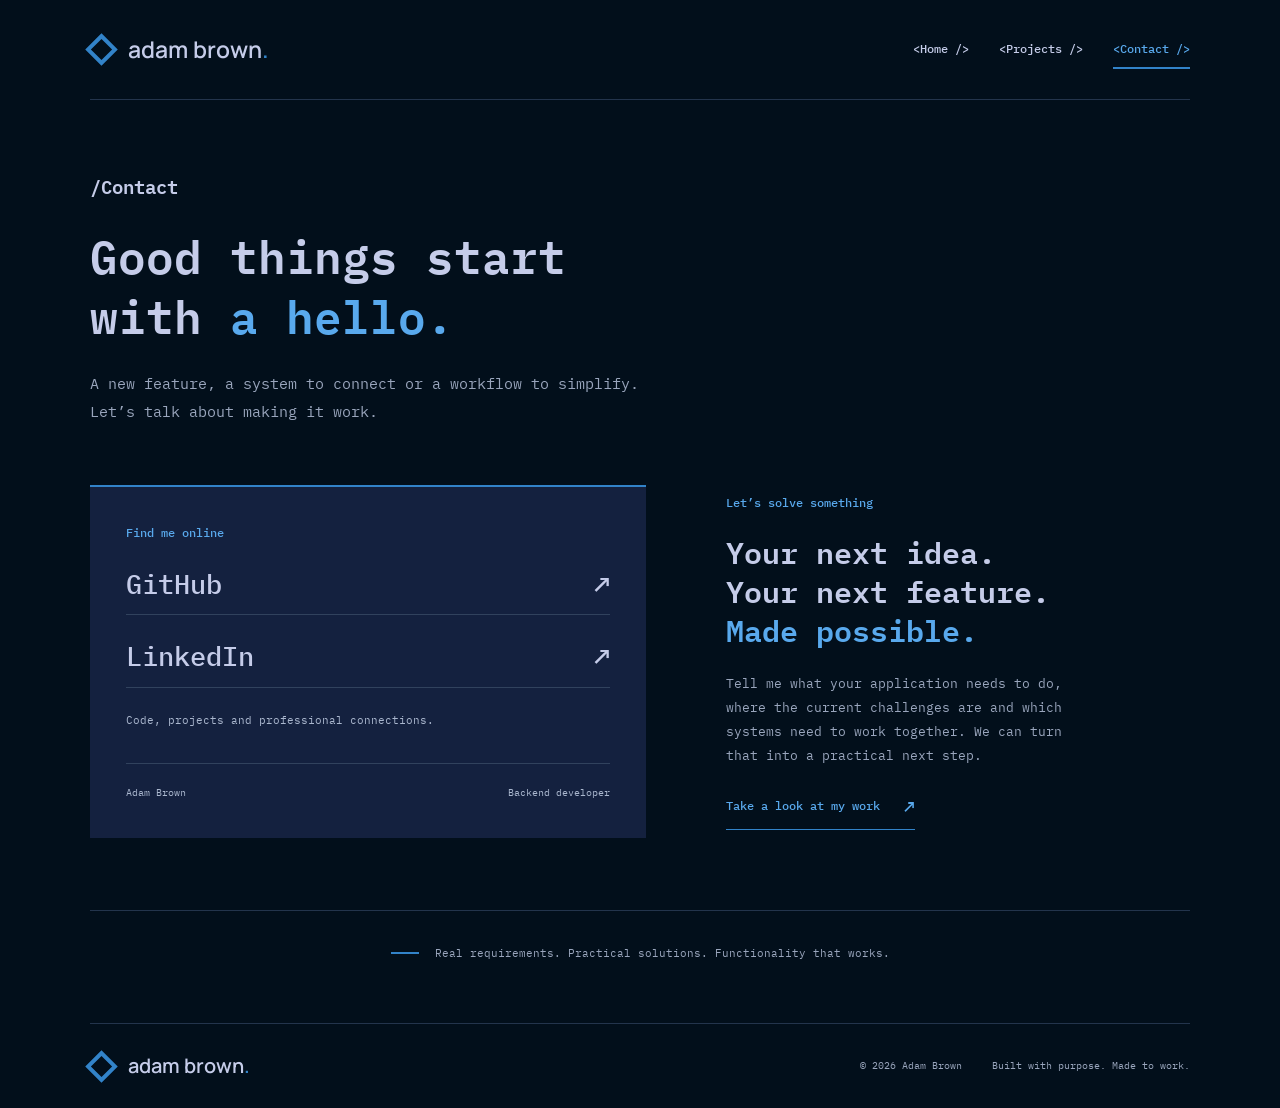
<file: contact.html>
<!doctype html>
<html lang="en">
<head>
  <meta charset="utf-8">
  <meta name="viewport" content="width=device-width, initial-scale=1">
  <meta name="description" content="Connect with backend web developer Adam Brown on GitHub and LinkedIn to explore his work or discuss your next project.">
  <meta name="theme-color" content="#020f1b">
  <title>Contact | Adam Brown</title>
  <link rel="preconnect" href="https://fonts.googleapis.com">
  <link rel="preconnect" href="https://fonts.gstatic.com" crossorigin>
  <link href="https://fonts.googleapis.com/css2?family=IBM+Plex+Mono:wght@400;500;600&amp;family=Manrope:wght@400;500;600;700;800&amp;display=swap" rel="stylesheet">
  <link rel="stylesheet" href="styles.css">
</head>
<body>
  <a class="skip-link" href="#main">Skip to content</a>
  <header class="site-header wrap"><a class="wordmark" href="index.html" aria-label="Adam Brown home">adam brown<span class="brand-dot">.</span></a><nav aria-label="Main navigation"><a href="index.html" aria-label="Home">&lt;Home /&gt;</a><a href="projects.html" aria-label="Projects">&lt;Projects /&gt;</a><a href="contact.html" aria-current="page" aria-label="Contact">&lt;Contact /&gt;</a></nav></header>
  <main id="main">
    <section class="page-heading wrap" aria-labelledby="contact-title"><p class="eyebrow section-label">/Contact</p><h1 id="contact-title">Good things start<br>with <em>a hello.</em></h1><p>A new feature, a system to connect or a workflow to simplify.<br>Let&rsquo;s talk about making it work.</p></section>
    <section class="contact-section wrap" aria-labelledby="social-title">
      <div class="email-panel">
        <p class="eyebrow" id="social-title">Find me online</p>
        <a class="email-link" href="https://github.com/Brownyman" target="_blank" rel="noopener noreferrer" aria-label="Adam Brown on GitHub (opens in a new tab)">GitHub <span aria-hidden="true">&nearr;</span></a>
        <a class="email-link" href="https://www.linkedin.com/in/%F0%9F%91%A8%F0%9F%8F%BB%E2%80%8D%F0%9F%92%BB-adam-brown-644bba79/" target="_blank" rel="noopener noreferrer" aria-label="Adam Brown on LinkedIn (opens in a new tab)">LinkedIn <span aria-hidden="true">&nearr;</span></a>
        <p class="placeholder-note">Code, projects and professional connections.</p>
        <div class="email-panel-bottom"><span>Adam Brown</span><span>Backend developer</span></div>
      </div>
      <div class="contact-details"><p class="eyebrow">Let&rsquo;s solve something</p><h2>Your next idea.<br>Your next feature.<br><em>Made possible.</em></h2><p>Tell me what your application needs to do, where the current challenges are and which systems need to work together. We can turn that into a practical next step.</p><a class="text-link" href="projects.html">Take a look at my work <span aria-hidden="true">&nearr;</span></a></div>
    </section>
    <div class="closing-note wrap"><span class="small-line"></span><p>Real requirements. Practical solutions. Functionality that works.</p></div>
  </main>
  <footer class="site-footer wrap"><a class="wordmark" href="index.html">adam brown<span class="brand-dot">.</span></a><p>&copy; 2026 Adam Brown</p><p>Built with purpose. Made to work.</p></footer>
</body>
</html>
</file>
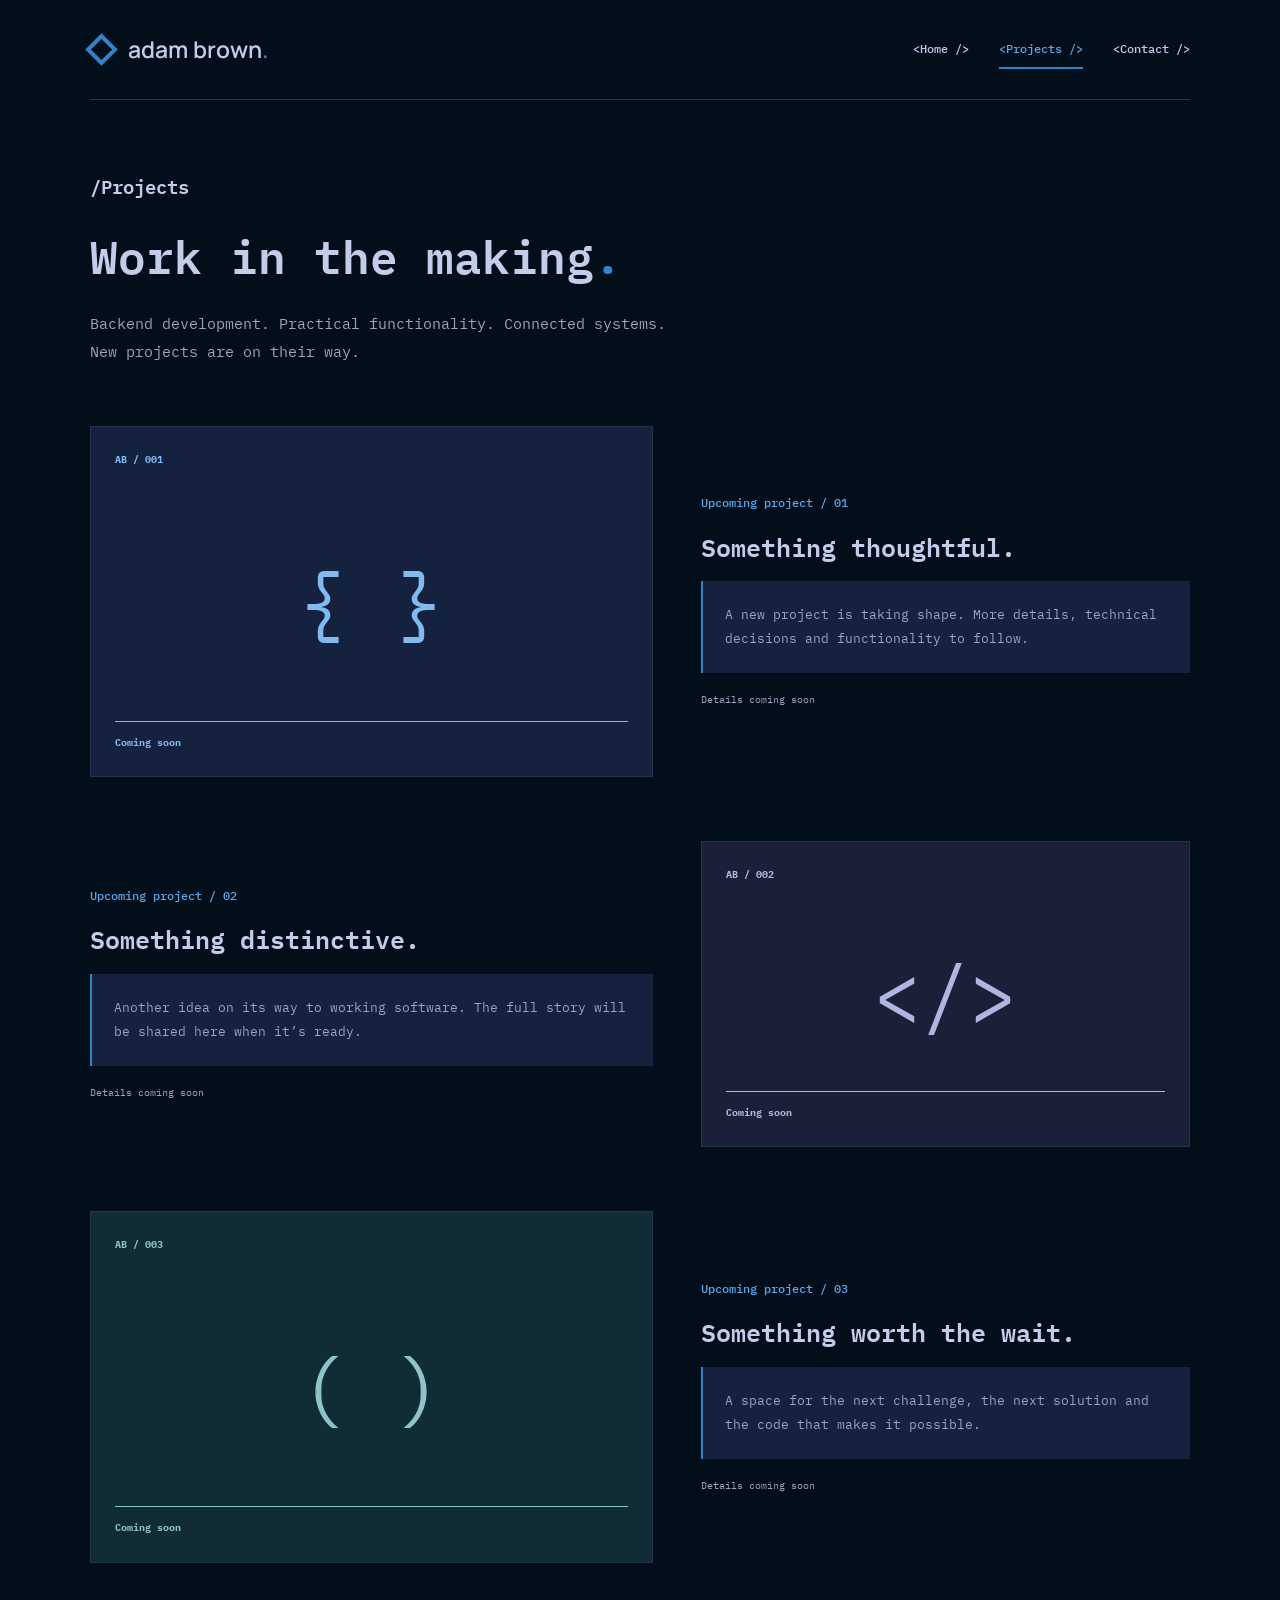
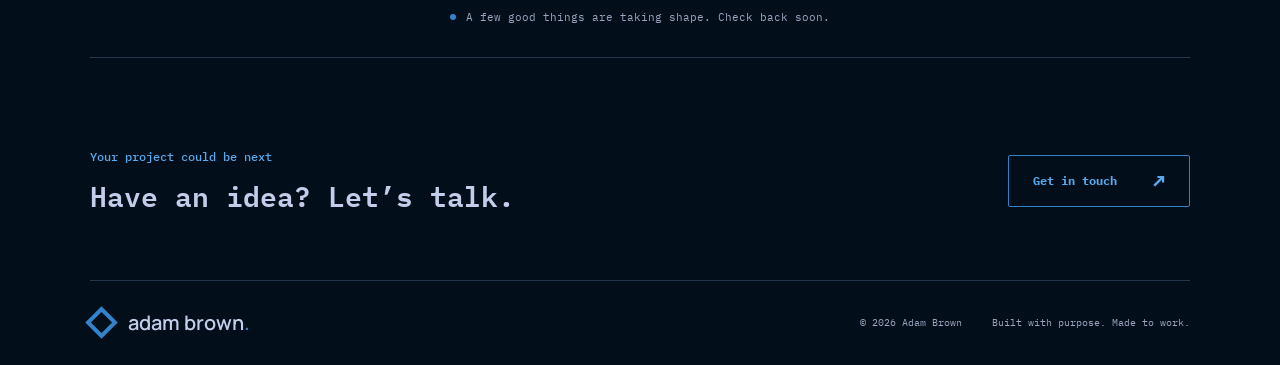
<file: projects.html>
<!doctype html>
<html lang="en">
<head>
  <meta charset="utf-8">
  <meta name="viewport" content="width=device-width, initial-scale=1">
  <meta name="description" content="Explore upcoming backend development projects by Adam Brown, focused on practical functionality and connected systems. New work coming soon.">
  <meta name="theme-color" content="#020f1b">
  <title>Projects | Adam Brown</title>
  <link rel="preconnect" href="https://fonts.googleapis.com">
  <link rel="preconnect" href="https://fonts.gstatic.com" crossorigin>
  <link href="https://fonts.googleapis.com/css2?family=IBM+Plex+Mono:wght@400;500;600&amp;family=Manrope:wght@400;500;600;700;800&amp;display=swap" rel="stylesheet">
  <link rel="stylesheet" href="styles.css">
</head>
<body>
  <a class="skip-link" href="#main">Skip to content</a>
  <header class="site-header wrap"><a class="wordmark" href="index.html" aria-label="Adam Brown home">adam brown<span class="brand-dot">.</span></a><nav aria-label="Main navigation"><a href="index.html" aria-label="Home">&lt;Home /&gt;</a><a href="projects.html" aria-current="page" aria-label="Projects">&lt;Projects /&gt;</a><a href="contact.html" aria-label="Contact">&lt;Contact /&gt;</a></nav></header>
  <main id="main">
    <section class="page-heading wrap" aria-labelledby="projects-title"><p class="eyebrow section-label">/Projects</p><h1 id="projects-title">Work in the making<span class="brand-dot">.</span></h1><p>Backend development. Practical functionality. Connected systems.<br>New projects are on their way.</p></section>
    <section class="projects-section wrap" aria-label="Upcoming projects">
      <div class="projects-grid">
        <article class="project"><div class="project-art art-blue"><span class="project-index">AB / 001</span><span class="art-type" aria-hidden="true">{ }</span><span class="project-status">Coming soon</span></div><div class="project-details"><p class="eyebrow">Upcoming project / 01</p><h2>Something thoughtful.</h2><p>A new project is taking shape. More details, technical decisions and functionality to follow.</p><span class="project-tag">Details coming soon</span></div></article>
        <article class="project"><div class="project-art art-lavender"><span class="project-index">AB / 002</span><span class="art-type" aria-hidden="true">&lt;/&gt;</span><span class="project-status">Coming soon</span></div><div class="project-details"><p class="eyebrow">Upcoming project / 02</p><h2>Something distinctive.</h2><p>Another idea on its way to working software. The full story will be shared here when it&rsquo;s ready.</p><span class="project-tag">Details coming soon</span></div></article>
        <article class="project"><div class="project-art art-teal"><span class="project-index">AB / 003</span><span class="art-type" aria-hidden="true">( )</span><span class="project-status">Coming soon</span></div><div class="project-details"><p class="eyebrow">Upcoming project / 03</p><h2>Something worth the wait.</h2><p>A space for the next challenge, the next solution and the code that makes it possible.</p><span class="project-tag">Details coming soon</span></div></article>
      </div>
      <p class="portfolio-note"><span class="status-dot" aria-hidden="true"></span> A few good things are taking shape. Check back soon.</p>
    </section>
    <section class="contact-strip wrap"><div><p class="eyebrow">Your project could be next</p><h2>Have an idea? Let&rsquo;s talk.</h2></div><a class="button button-dark" href="contact.html">Get in touch <span aria-hidden="true">&nearr;</span></a></section>
  </main>
  <footer class="site-footer wrap"><a class="wordmark" href="index.html">adam brown<span class="brand-dot">.</span></a><p>&copy; 2026 Adam Brown</p><p>Built with purpose. Made to work.</p></footer>
</body>
</html>
</file>
<file: styles.css>
:root {
  color-scheme: dark;
  --paper: #020f1b;
  --panel: #14213f;
  --ink: #c5cce9;
  --muted: #9aa6bd;
  --accent: #59a9ed;
  --blue: #3283c9;
  --line: #23344c;
  --mono: 'IBM Plex Mono', Consolas, monospace;
  --sans: 'Manrope', sans-serif;
}

* { box-sizing: border-box; }
html { scroll-behavior: smooth; }
body { margin: 0; background: var(--paper); color: var(--ink); font-family: var(--mono); font-size: 14px; line-height: 1.85; -webkit-font-smoothing: antialiased; }
a { color: inherit; text-decoration: none; }
a, button { -webkit-tap-highlight-color: transparent; }
a:focus-visible { outline: 2px solid var(--accent); outline-offset: 6px; }
::selection { background: var(--blue); color: white; }
h1, h2, h3, p { margin: 0; }
h1, h2, h3 { line-height: 1.3; font-weight: 600; overflow-wrap: anywhere; }
h1, h2 { font-family: var(--mono); }
em { color: var(--accent); font-style: normal; font-weight: inherit; }
.wrap { width: min(1100px, calc(100% - 112px)); margin-inline: auto; }
.skip-link { position: absolute; top: -100px; left: 20px; padding: 10px 20px; background: var(--panel); color: var(--ink); z-index: 10; }
.skip-link:focus { top: 12px; }
.site-header { min-height: 100px; display: flex; align-items: center; justify-content: space-between; gap: 24px; border-bottom: 1px solid var(--line); }
.wordmark { display: inline-flex; align-items: center; gap: 0; font-family: var(--sans); font-size: 23px; font-weight: 600; white-space: nowrap; line-height: 1.2; }
.wordmark::before { content: ''; width: 15px; height: 15px; margin-right: 15px; border: 4px solid var(--blue); transform: rotate(45deg); flex-shrink: 0; }
.brand-dot { color: var(--blue); }
.site-header nav { display: flex; align-items: center; gap: 30px; }
.site-header nav a { position: relative; padding-block: 12px; font-size: 12px; font-weight: 500; white-space: nowrap; transition: color .2s; }
.site-header nav a:hover, .site-header nav a[aria-current] { color: var(--accent); }
.site-header nav a[aria-current]::after { content: ''; position: absolute; bottom: 4px; left: 0; right: 0; height: 2px; background: var(--blue); }
.hero { position: relative; }
.hero-content { padding-top: 90px; padding-bottom: 76px; animation: arrive .7s ease both; }
.eyebrow { font-family: var(--mono); font-size: 12px; line-height: 1.6; font-weight: 500; letter-spacing: 0; display: flex; align-items: center; gap: 12px; color: var(--accent); }
.section-label { font-size: 19px; font-weight: 600; color: var(--ink); }
.small-line { display: inline-block; height: 2px; width: 28px; flex: 0 0 28px; background: var(--blue); }
.hero h1 { font-family: var(--mono); font-size: 62px; font-weight: 600; margin-top: 12px; line-height: 1.2; color: var(--ink); }
.hero-statement { margin-top: 20px; font-size: 26px; line-height: 1.55; max-width: 760px; }
.hero-description { margin-top: 18px; color: var(--muted); font-size: 14px; max-width: 690px; }
.button { display: inline-flex; align-items: center; justify-content: space-between; gap: 36px; min-height: 52px; padding: 14px 24px; border: 1px solid transparent; border-radius: 2px; font-size: 12px; font-weight: 700; transition: background .2s, color .2s; }
.button-dark { color: var(--accent); background: transparent; border-color: var(--blue); }
.button-dark:hover { background: var(--panel); color: #a8d7ff; }
.button span { font-size: 20px; line-height: 1; }
.hero .button { margin-top: 30px; }
.section { padding-block: 74px; }
.intro { display: grid; grid-template-columns: 1.5fr 1fr; gap: 70px; align-items: center; border-top: 1px solid var(--line); }
.intro > * { min-width: 0; }
.intro h2 { margin-block: 24px; font-size: 28px; }
.intro-copy > p:not(.eyebrow) { margin-bottom: 18px; color: var(--muted); font-size: 13px; }
.about-image { margin: 0; position: relative; padding-right: 14px; padding-bottom: 14px; }
.about-image::before { content: ''; position: absolute; inset: 14px 0 28px 14px; border: 1px solid var(--blue); }
.about-image img { display: block; position: relative; width: 100%; height: auto; aspect-ratio: 5 / 4; object-fit: cover; }
.about-image figcaption { position: relative; font-size: 10px; color: var(--muted); margin-top: 18px; }
.text-link { display: inline-flex; align-items: center; gap: 24px; border-bottom: 1px solid var(--blue); padding-bottom: 6px; font-size: 12px; font-weight: 500; color: var(--accent); }
.text-link:hover { color: #a8d7ff; border-color: #a8d7ff; }
.text-link span { font-size: 18px; }
.services-band { border-block: 1px solid var(--line); }
.section-heading { display: flex; flex-direction: column; gap: 20px; }
.section-heading h2 { font-size: 28px; }
.services-grid { display: grid; grid-template-columns: repeat(3, minmax(0, 1fr)); gap: 36px; margin-top: 46px; }
.services-grid article { border-left: 2px solid var(--line); padding-left: 22px; }
.item-number { font-size: 11px; font-weight: 500; color: var(--accent); }
.services-grid h3 { margin-block: 20px 12px; font-size: 16px; font-weight: 600; }
.services-grid p { color: var(--muted); font-size: 12px; max-width: 290px; }
.contact-strip { display: flex; align-items: center; justify-content: space-between; gap: 30px; padding-block: 65px; }
.contact-strip h2 { font-size: 28px; margin-top: 12px; }
.site-footer { display: flex; align-items: center; gap: 30px; border-top: 1px solid var(--line); padding-block: 30px; }
.site-footer .wordmark { font-size: 20px; margin-right: auto; }
.site-footer p { font-size: 10px; color: var(--muted); }
.page-heading { padding-block: 72px 60px; animation: arrive .7s ease both; }
.page-heading h1 { font-size: 46px; margin-block: 24px; max-width: 900px; }
.page-heading > p:last-child { color: var(--muted); font-size: 15px; }
.projects-section { padding-bottom: 24px; }
.projects-grid { display: grid; gap: 64px; }
.project { display: grid; grid-template-columns: 1.15fr 1fr; align-items: center; gap: 48px; }
.project > * { min-width: 0; }
.project:nth-child(even) .project-art { order: 2; }
.project-art { aspect-ratio: 1.6 / 1; position: relative; overflow: hidden; padding: 24px; display: flex; flex-direction: column; justify-content: space-between; border: 1px solid var(--line); }
.art-blue { background: var(--panel); color: #81baf0; }
.art-lavender { background: #1b2038; color: #b0b6df; }
.art-teal { background: #102c34; color: #8ec4c7; }
.project-index { font-size: 10px; font-weight: 700; z-index: 1; }
.project-status { font-size: 10px; font-weight: 700; border-top: 1px solid currentColor; padding-top: 12px; z-index: 1; }
.art-type { font-family: var(--mono); font-size: 80px; position: absolute; inset: 0; display: flex; align-items: center; justify-content: center; }
.project-details h2 { font-size: 25px; margin-block: 18px; }
.project-details > p:not(.eyebrow) { font-size: 13px; color: var(--muted); padding: 22px; background: var(--panel); border-left: 2px solid var(--blue); }
.project-tag { display: block; margin-top: 18px; font-size: 10px; color: var(--muted); }
.portfolio-note { display: flex; align-items: center; justify-content: center; gap: 10px; padding-block: 44px 30px; font-size: 11px; color: var(--muted); border-bottom: 1px solid var(--line); }
.status-dot { display: inline-block; width: 6px; height: 6px; border-radius: 50%; background: var(--blue); flex: 0 0 6px; }
.contact-section { display: grid; grid-template-columns: 1.2fr 1fr; gap: 80px; padding-bottom: 72px; align-items: center; }
.contact-section > * { min-width: 0; }
.email-panel { background: var(--panel); color: var(--ink); min-height: 340px; padding: 36px; border-top: 2px solid var(--blue); display: flex; flex-direction: column; justify-content: center; }
.email-panel .eyebrow { color: var(--accent); }
.email-link { font-size: 27px; font-weight: 500; line-height: 1.4; display: flex; align-items: center; justify-content: space-between; gap: 14px; padding-block: 22px 12px; overflow-wrap: anywhere; border-bottom: 1px solid #31425d; }
.email-link:hover { color: var(--accent); }
.email-link span { flex-shrink: 0; }
.placeholder-note { color: #aab7ce; font-size: 11px; margin-top: 22px; }
.email-panel-bottom { display: flex; flex-wrap: wrap; justify-content: space-between; gap: 10px 16px; border-top: 1px solid #31425d; padding-top: 20px; margin-top: 32px; font-size: 10px; color: #aab7ce; }
.contact-details h2 { font-size: 30px; margin-top: 20px; }
.contact-details > p:not(.eyebrow) { color: var(--muted); font-size: 13px; margin-block: 22px; max-width: 370px; }
.closing-note { border-top: 1px solid var(--line); display: flex; align-items: center; justify-content: center; gap: 16px; padding-block: 32px 60px; color: var(--muted); font-size: 11px; }
@keyframes arrive { from { opacity: 0; transform: translateY(12px); } to { opacity: 1; transform: translateY(0); } }

@media (min-width: 1600px) {
  .hero-content { padding-top: 110px; padding-bottom: 100px; }
}
@media (max-width: 1000px) {
  .wrap { width: calc(100% - 64px); }
  .hero h1 { font-size: 52px; }
  .intro { gap: 40px; }
  .intro h2 { font-size: 25px; }
  .services-grid { gap: 28px; }
  .site-header nav { gap: 22px; }
  .page-heading h1 { font-size: 40px; }
  .project { gap: 30px; }
  .art-type { font-size: 64px; }
  .contact-section { gap: 36px; }
  .email-panel { padding: 28px; }
  .site-footer { gap: 20px; }
}
@media (max-width: 700px) {
  .wrap { width: calc(100% - 40px); }
  .site-header { flex-direction: column; align-items: flex-start; min-height: 0; padding-block: 24px 16px; gap: 18px; }
  .wordmark { font-size: 20px; }
  .site-header nav { width: 100%; gap: 12px; justify-content: space-between; }
  .site-header nav a { font-size: 10px; }
  .hero-content { padding-block: 48px 52px; }
  .hero h1 { font-size: 40px; margin-top: 14px; }
  .hero-statement { font-size: 23px; margin-top: 22px; }
  .hero-description { font-size: 13px; }
  .eyebrow { font-size: 11px; }
  .section-label { font-size: 18px; }
  .section { padding-block: 54px; }
  .intro { grid-template-columns: 1fr; gap: 36px; }
  .intro h2 { font-size: 25px; }
  .about-image { max-width: 460px; }
  .section-heading h2 { font-size: 24px; }
  .services-grid { grid-template-columns: 1fr; margin-top: 30px; gap: 28px; }
  .services-grid h3 { margin-top: 14px; }
  .services-grid p { max-width: none; }
  .contact-strip { align-items: flex-start; flex-direction: column; gap: 24px; padding-block: 45px; }
  .contact-strip h2 { font-size: 25px; }
  .site-footer { flex-wrap: wrap; gap: 14px 20px; padding-block: 26px; }
  .site-footer .wordmark { width: 100%; }
  .site-footer p:last-child { margin-left: auto; }
  .page-heading { padding-block: 40px; }
  .page-heading h1 { font-size: 32px; margin-block: 20px; }
  .page-heading > p:last-child { font-size: 13px; }
  .page-heading > p:last-child br { display: none; }
  .projects-grid { gap: 48px; }
  .project { grid-template-columns: 1fr; gap: 24px; }
  .project:nth-child(even) .project-art { order: 0; }
  .project-art { aspect-ratio: 1.5 / 1; padding: 20px; }
  .art-type { font-size: 60px; }
  .project-details h2 { font-size: 23px; }
  .portfolio-note { text-align: center; align-items: baseline; font-size: 10px; }
  .contact-section { grid-template-columns: 1fr; gap: 40px; padding-bottom: 42px; }
  .email-panel { padding: 28px; min-height: 290px; }
  .email-link { font-size: 24px; }
  .contact-details h2 { font-size: 28px; }
  .contact-details > p:not(.eyebrow) { max-width: none; }
  .closing-note { padding-block: 28px 40px; align-items: baseline; }
}
@media (max-width: 360px) {
  .hero h1 { font-size: 36px; }
  .hero-statement { font-size: 21px; }
  .page-heading h1 { font-size: 29px; }
  .email-panel { padding: 22px; }
  .email-link { font-size: 21px; }
  .site-footer p:last-child { margin-left: 0; }
}
@media (prefers-reduced-motion: reduce) {
  html { scroll-behavior: auto; }
  *, *::before, *::after { animation: none !important; transition: none !important; }
}
</file>
